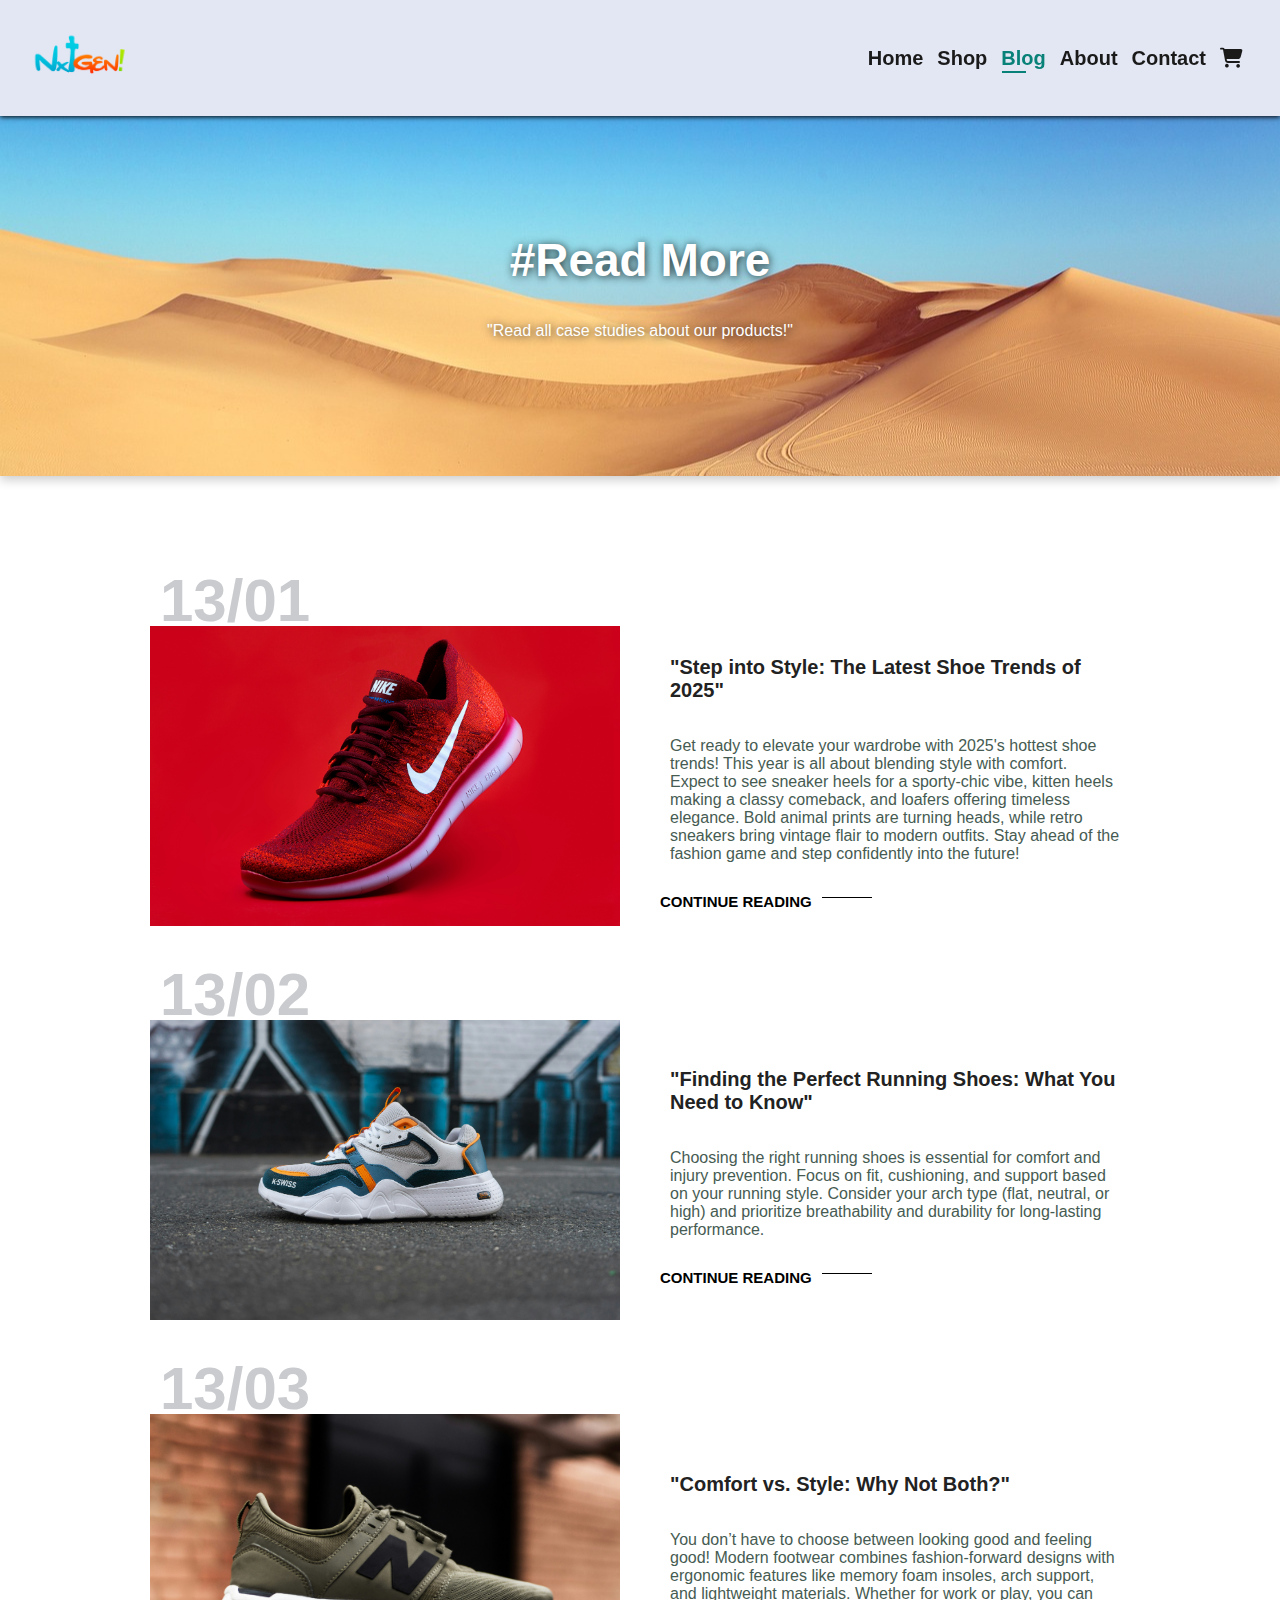
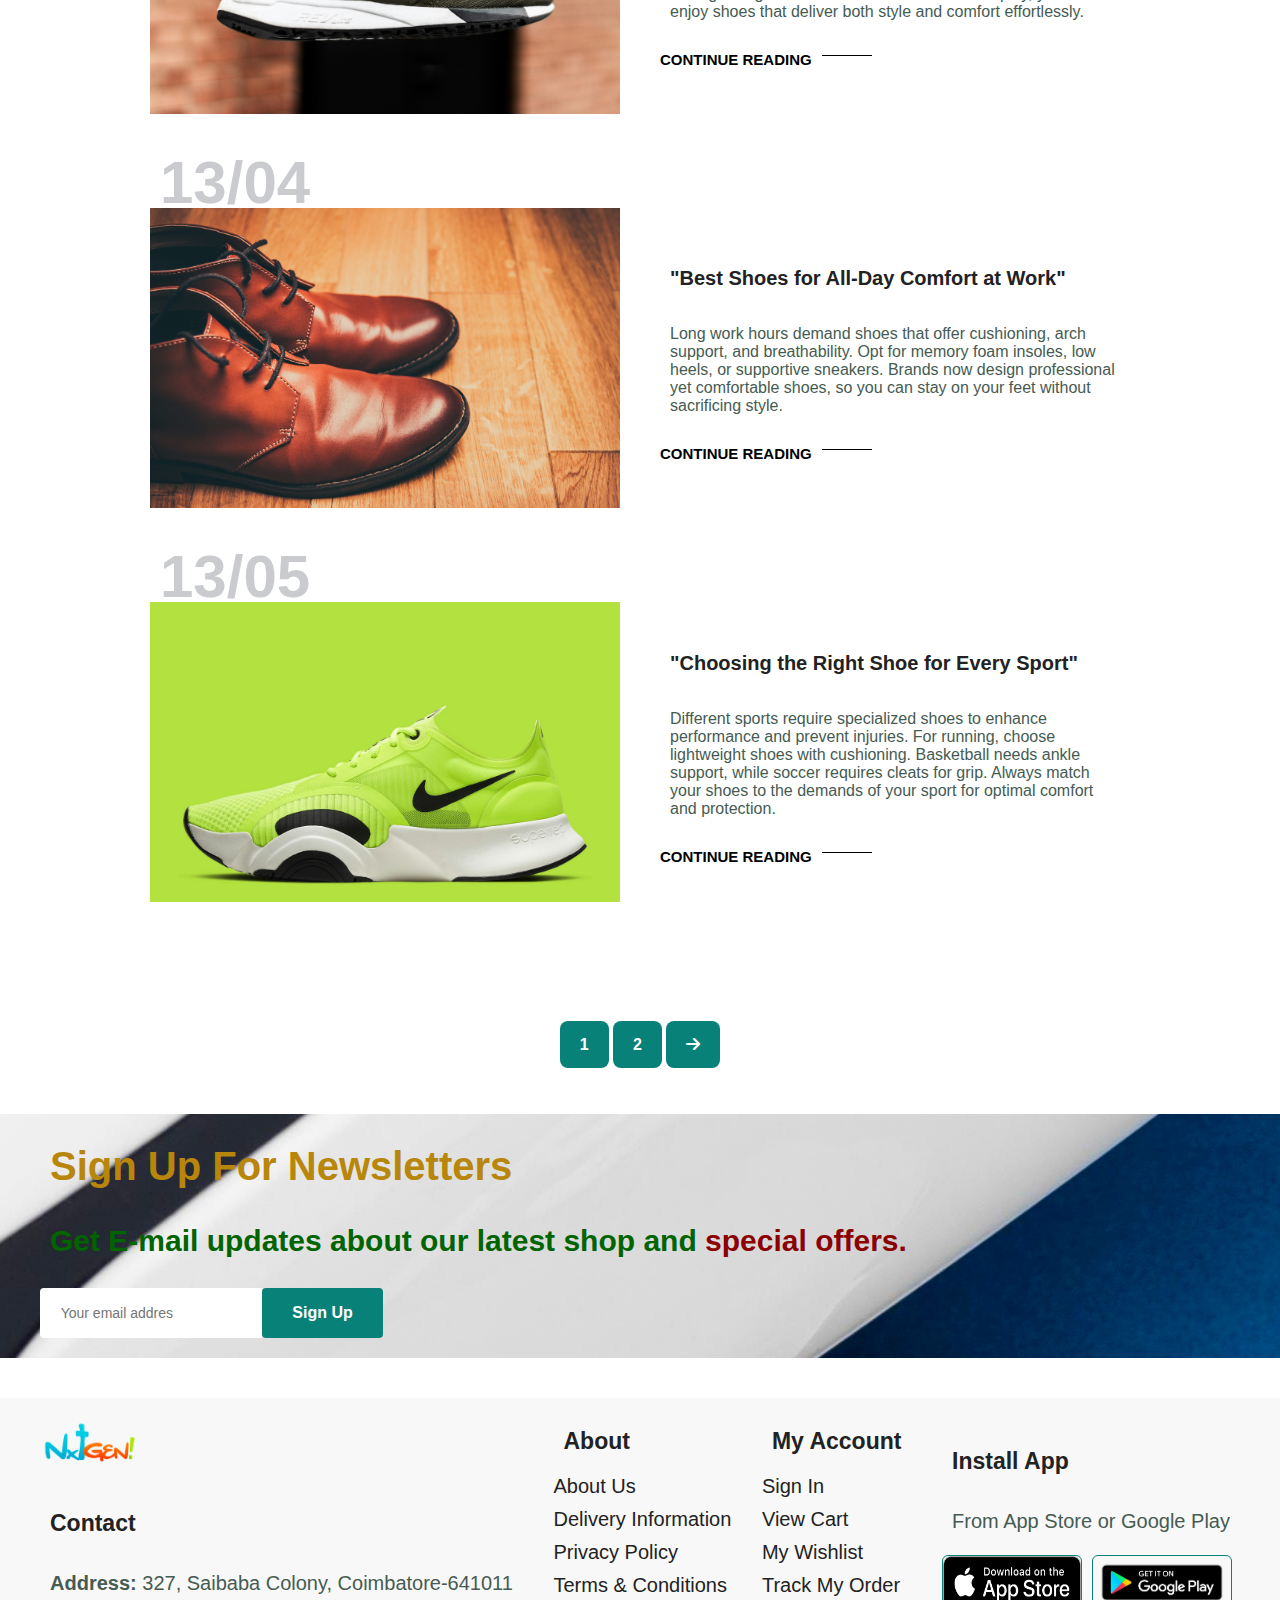
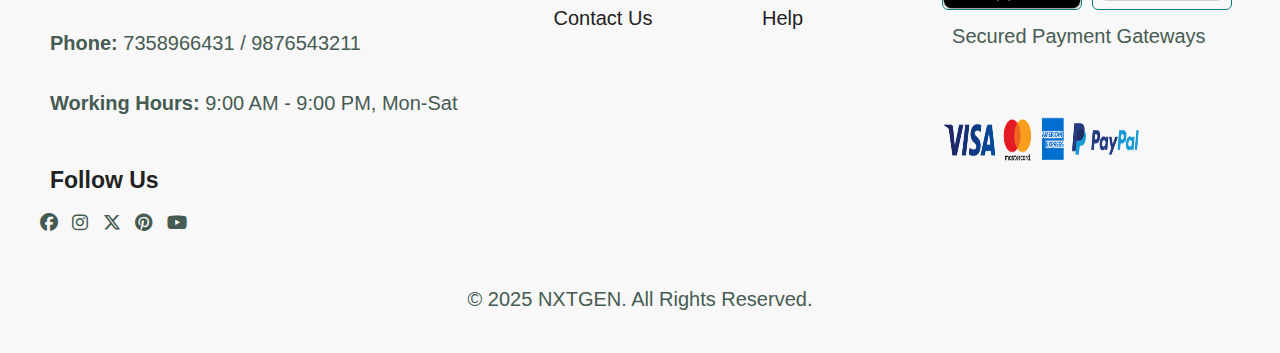
<file: blog.html>
<!DOCTYPE html>
<html lang="en">

<head>
    <meta charset="UTF-8">
    <meta http-equiv="X-UA-Compatible" content="IE=edge">
    <meta name="viewport" content="width=device-width, initial-scale=1.0">
    <title>NxtGen</title>
    <link rel="stylesheet" href="https://cdnjs.cloudflare.com/ajax/libs/font-awesome/6.5.1/css/all.min.css">
    <link rel="stylesheet" href="style.css">

</head>
<body>

<section id="header">
    <a  href="#"><img src="img/LOGO.png" class="logo" width="100px" height="50px" alt=""></a>

    <div>
        <ul id="navbar">
            <li> <a href="index.html"> Home</a></li>
            <li> <a  href="shop.html"> Shop</a></li>
            <li> <a class="active" href="blog.html"> Blog</a></li>
            <li> <a href="about.html "> About</a></li>
            <li> <a href="contact.html">Contact</a></li>
            <li id="lg-bag"> <a href="cart.html"><i class="fa-solid fa-cart-shopping"></i></a></li>
            <a href="#" id="close"><i class="fa-solid fa-xmark"></i></a>
        </ul>
    </div>
    <div id="mobile">
       
         <a href="cart.html"><i class="fa-solid fa-cart-shopping"></i></a>
         <i id="bar" class="fas fa-outdent"></i>
    </div>
</section>

<section id="page-header" class="blog-header">

 
 <h2>#Read More</h2>

 <p>"Read all case studies about our products!"</p>


</section>

<section id="blog">
    <div class="blog-box">
        <div class="blog-img">
            <img src="img/blog/b1.jpg" alt="">
        </div>
        <div class="blog-details">
            <h4>"Step into Style: The Latest Shoe Trends of 2025"</h4>
            <p>Get ready to elevate your wardrobe with 2025's hottest shoe trends! This year is all about blending style with comfort. Expect to see sneaker heels for a sporty-chic vibe, kitten heels making a classy comeback, and loafers offering timeless elegance. Bold animal prints are turning heads, while retro sneakers bring vintage flair to modern outfits.

                Stay ahead of the fashion game and step confidently into the future!</p>
                <a href="#">CONTINUE READING</a>
        </div>
        <h1>13/01</h1>

    </div>
    <div class="blog-box">
        <div class="blog-img">
            <img src="img/blog/b2.jpg" alt="">
        </div>
        <div class="blog-details">
            <h4>"Finding the Perfect Running Shoes: What You Need to Know"</h4>
            <p>Choosing the right running shoes is essential for comfort and injury prevention. Focus on fit, cushioning, and support based on your running style. Consider your arch type (flat, neutral, or high) and prioritize breathability and durability for long-lasting performance.</p>
                <a href="#">CONTINUE READING</a>
        </div>
        <h1>13/02</h1>

    </div> <div class="blog-box">
        <div class="blog-img">
            <img src="img/blog/b3.jpg" alt="">
        </div>
        <div class="blog-details">
            <h4>"Comfort vs. Style: Why Not Both?"</h4>
            <p>You don’t have to choose between looking good and feeling good! Modern footwear combines fashion-forward designs with ergonomic features like memory foam insoles, arch support, and lightweight materials. Whether for work or play, you can enjoy shoes that deliver both style and comfort effortlessly.</p>
                <a href="#">CONTINUE READING</a>
        </div>
        <h1>13/03</h1>

    </div> <div class="blog-box">
        <div class="blog-img">
            <img src="img/blog/b4.jpg" alt="">
        </div>
        <div class="blog-details">
            <h4>"Best Shoes for All-Day Comfort at Work"</h4>
            <p>Long work hours demand shoes that offer cushioning, arch support, and breathability. Opt for memory foam insoles, low heels, or supportive sneakers. Brands now design professional yet comfortable shoes, so you can stay on your feet without sacrificing style.</p>
                <a href="#">CONTINUE READING</a>
        </div>
        <h1>13/04</h1>

    </div> <div class="blog-box">
        <div class="blog-img">
            <img src="img/blog/b5.jpg" alt="">
        </div>
        <div class="blog-details">
            <h4>"Choosing the Right Shoe for Every Sport"</h4>
            <p>Different sports require specialized shoes to enhance performance and prevent injuries. For running, choose lightweight shoes with cushioning. Basketball needs ankle support, while soccer requires cleats for grip. Always match your shoes to the demands of your sport for optimal comfort and protection.</p>
                <a href="#">CONTINUE READING</a>
        </div>
        <h1>13/05</h1>

    </div>
</section>

<section id="pagination" class="section-p1">
    <a href="#">1</a>
    <a href="#">2</a>
    <a href="#"><i class="fa-solid fa-arrow-right"></i></a>

    </section>

    <section id="newsletter" class="section-p1 section-m1">
        <div class="newstext">
        <h4>Sign Up For Newsletters</h4>
        <p>Get E-mail updates about our latest shop and <span>special offers.</span></p>
    </div>
    <div class="form">
        <input type="text" placeholder="Your email addres">
        <button class="normal">Sign Up</button>
    </div>


    </section>

    <footer class="section-p1">
        <!-- Contact Section -->
        <div class="col">
            <img class="logo" src="img/LOGO.png" alt="NXTGEN Logo" width="100px" height="50px">
            <h4>Contact</h4>
            <p><strong>Address:</strong> 327, Saibaba Colony, Coimbatore-641011</p>
            <p><strong>Phone:</strong> 7358966431 / 9876543211</p>
            <p><strong>Working Hours:</strong> 9:00 AM - 9:00 PM, Mon-Sat</p>
    
            <!-- Social Media Icons -->
            <div class="follow">
                <h4>Follow Us</h4>
                <div class="icon">
                    <i class="fa-brands fa-facebook"></i>
                    <i class="fa-brands fa-instagram"></i>
                    <i class="fa-brands fa-x-twitter"></i>
                    <i class="fa-brands fa-pinterest"></i>
                    <i class="fa-brands fa-youtube"></i>
                </div>
            </div>
        </div>
    
        <!-- About Section -->
        <div class="col">
            <h4>About</h4>
            <a href="#">About Us</a>
            <a href="#">Delivery Information</a>
            <a href="#">Privacy Policy</a>
            <a href="#">Terms & Conditions</a>
            <a href="#">Contact Us</a>
        </div>
    
        <!-- My Account Section -->
        <div class="col">
            <h4>My Account</h4>
            <a href="#">Sign In</a>
            <a href="#">View Cart</a>
            <a href="#">My Wishlist</a>
            <a href="#">Track My Order</a>
            <a href="#">Help</a>
        </div>
    
        <!-- Install App Section -->
        <div class="col install">
            <h4>Install App</h4>
            <p>From App Store or Google Play</p>
            <div class="row">
                <img src="img/Pay/APP1.png" alt="App Store">
                <img src="img/Pay/APP2.png" alt="Google Play">
            </div>
            <p>Secured Payment Gateways</p>
            <div class="payment-icons">
                <img src="img/Pay/App3.png" alt="Payment Methods">
            </div>
        </div>
    
        <!-- Copyright Section -->
        <div class="copyright">
            <p>© 2025 NXTGEN. All Rights Reserved.</p>
        </div>
    </footer>

    <script src="script.js"></script>
</body>
</html>
</file>
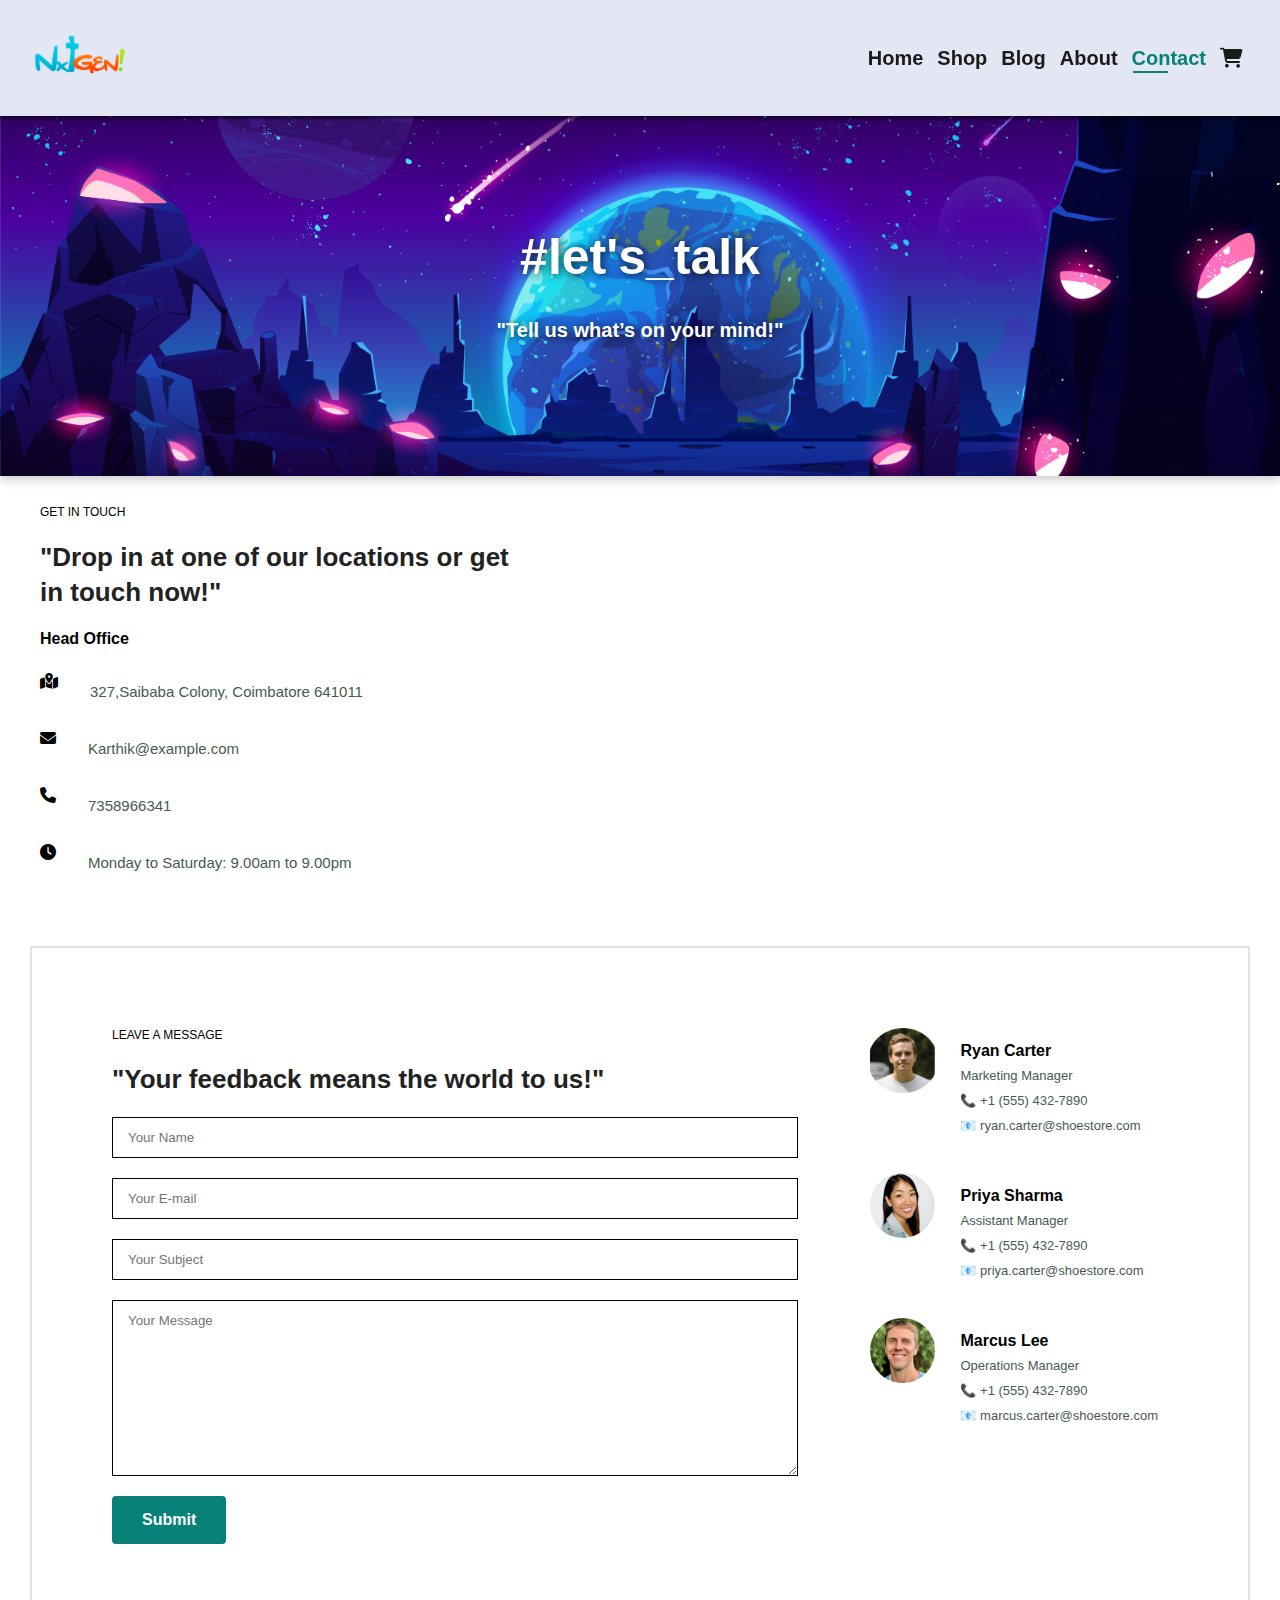
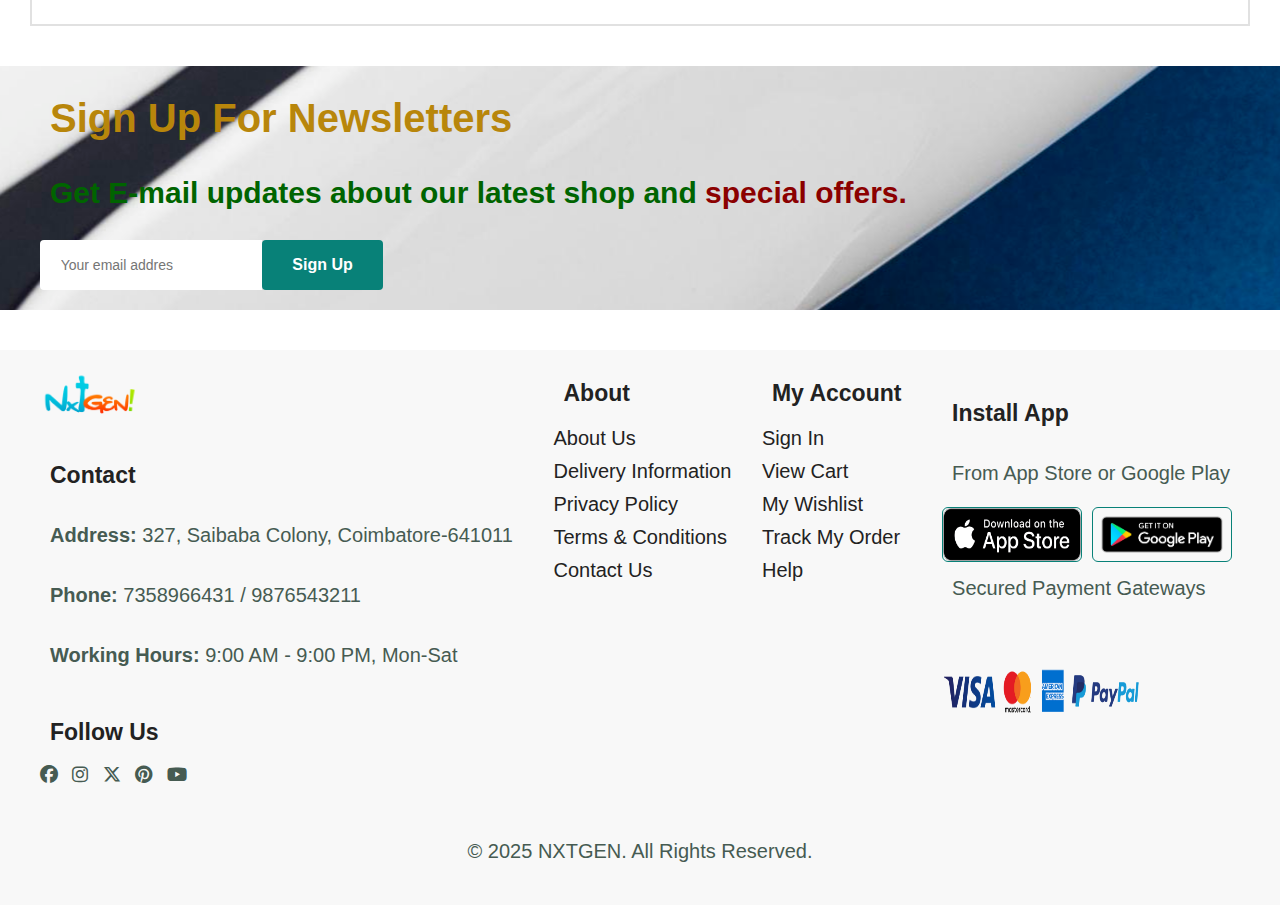
<file: contact.html>
<!DOCTYPE html>
<html lang="en">

<head>
    <meta charset="UTF-8">
    <meta http-equiv="X-UA-Compatible" content="IE=edge">
    <meta name="viewport" content="width=device-width, initial-scale=1.0">
    <title>NxtGen</title>
    <link rel="stylesheet" href="https://cdnjs.cloudflare.com/ajax/libs/font-awesome/6.5.1/css/all.min.css">
    <link rel="stylesheet" href="style.css">

</head>
<body>

<section id="header">
    <a  href="#"><img src="img/LOGO.png" class="logo" width="100px" height="50px" alt=""></a>

    <div>
        <ul id="navbar">
            <li> <a href="index.html"> Home</a></li>
            <li> <a  href="shop.html"> Shop</a></li>
            <li> <a  href="blog.html"> Blog</a></li>
            <li> <a  href="about.html "> About</a></li>
            <li> <a class="active"href="contact.html">Contact</a></li>
            <li id="lg-bag"> <a href="cart.html"><i class="fa-solid fa-cart-shopping"></i></a></li>
            <a href="#" id="close"><i class="fa-solid fa-xmark"></i></a>
        </ul>
    </div>
    <div id="mobile">
       
         <a href="cart.html"><i class="fa-solid fa-cart-shopping"></i></a>
         <i id="bar" class="fas fa-outdent"></i>
    </div>
</section>

<section id="page-header" class="contact-header">

 <h2>#let's_talk</h2>

 <p>"Tell us what’s on your mind!"</p>

</section>

<section id="contact-details" class="section-p1">
<div class="details">
    <span>GET IN TOUCH</span>
    <h2>"Drop in at one of our locations or get in touch now!"</h2>
    <h3>Head Office</h3>
    <div>
        <li>
            <i class="fa-solid fa-map-location-dot"></i>
            <p>327,Saibaba Colony, Coimbatore 641011</p>
        </li>
        <li>
            <i class="fa-solid fa-envelope"></i>
            <p>Karthik@example.com</p>
        </li>
        <li>
            <i class="fa-solid fa-phone"></i>
            <p>7358966341</p>
        </li>
        <li>
            <i class="fa-solid fa-clock"></i>
            <p>Monday to Saturday: 9.00am to 9.00pm </p>
        </li>
    </div>
</div>
<div class="map">
    <iframe src="https://www.google.com/maps/embed?pb=!1m18!1m12!1m3!1d3916.200827542038!2d76.94168067409076!3d11.023553854588751!2m3!1f0!2f0!3f0!3m2!1i1024!2i768!4f13.1!3m3!1m2!1s0x3ba858e7d35de161%3A0x16b6f28a89acee9a!2sMetco%20Footwear!5e0!3m2!1sen!2sin!4v1740558856632!5m2!1sen!2sin" width="600" height="450" style="border:0;" allowfullscreen="" loading="lazy" referrerpolicy="no-referrer-when-downgrade"></iframe>
    
</div>
</section>

<section id="form-details">
    <form action="">
        <span>LEAVE A MESSAGE</span>
        <h2>"Your feedback means the world to us!"</h2>
        <input type="text" placeholder="Your Name">
        <input type="text" placeholder="Your E-mail">
        <input type="text" placeholder="Your Subject">
        <textarea name="" id="" cols="30" rows="10" placeholder="Your Message"></textarea>
        <button class="normal"> Submit</button>
    </form>
    <div class="people">
        <div>
            <img src="img/people/2.png" alt="">
            <p><span>Ryan Carter</span>Marketing Manager<br>📞 +1 (555) 432-7890 <br>
                📧 ryan.carter@shoestore.com</p>
        </div>
   
    <div>
            <img src="img/people/1.png" alt="">
            <p><span>Priya Sharma</span>Assistant Manager<br>📞 +1 (555) 432-7890 <br>
                📧 priya.carter@shoestore.com</p>
        </div>
        <div>
            <img src="img/people/3.png" alt="">
            <p><span> Marcus Lee</span>Operations Manager<br>📞 +1 (555) 432-7890 <br>
                📧 marcus.carter@shoestore.com</p>
        </div>
    </div>
</section>

<section id="newsletter" class="section-p1 section-m1">
    <div class="newstext">
    <h4>Sign Up For Newsletters</h4>
    <p>Get E-mail updates about our latest shop and <span>special offers.</span></p>
</div>
<div class="form">
    <input type="text" placeholder="Your email addres">
    <button class="normal">Sign Up</button>
</div>


</section>

    <footer class="section-p1">
        <!-- Contact Section -->
        <div class="col">
            <img class="logo" src="img/LOGO.png" alt="NXTGEN Logo" width="100px" height="50px">
            <h4>Contact</h4>
            <p><strong>Address:</strong> 327, Saibaba Colony, Coimbatore-641011</p>
            <p><strong>Phone:</strong> 7358966431 / 9876543211</p>
            <p><strong>Working Hours:</strong> 9:00 AM - 9:00 PM, Mon-Sat</p>
    
            <!-- Social Media Icons -->
            <div class="follow">
                <h4>Follow Us</h4>
                <div class="icon">
                    <i class="fa-brands fa-facebook"></i>
                    <i class="fa-brands fa-instagram"></i>
                    <i class="fa-brands fa-x-twitter"></i>
                    <i class="fa-brands fa-pinterest"></i>
                    <i class="fa-brands fa-youtube"></i>
                </div>
            </div>
        </div>
    
        <!-- About Section -->
        <div class="col">
            <h4>About</h4>
            <a href="#">About Us</a>
            <a href="#">Delivery Information</a>
            <a href="#">Privacy Policy</a>
            <a href="#">Terms & Conditions</a>
            <a href="#">Contact Us</a>
        </div>
    
        <!-- My Account Section -->
        <div class="col">
            <h4>My Account</h4>
            <a href="#">Sign In</a>
            <a href="#">View Cart</a>
            <a href="#">My Wishlist</a>
            <a href="#">Track My Order</a>
            <a href="#">Help</a>
        </div>
    
        <!-- Install App Section -->
        <div class="col install">
            <h4>Install App</h4>
            <p>From App Store or Google Play</p>
            <div class="row">
                <img src="img/Pay/APP1.png" alt="App Store">
                <img src="img/Pay/APP2.png" alt="Google Play">
            </div>
            <p>Secured Payment Gateways</p>
            <div class="payment-icons">
                <img src="img/Pay/App3.png" alt="Payment Methods">
            </div>
        </div>
    
        <!-- Copyright Section -->
        <div class="copyright">
            <p>© 2025 NXTGEN. All Rights Reserved.</p>
        </div>
    </footer>

    <script src="script.js"></script>
</body>
</html>
</file>
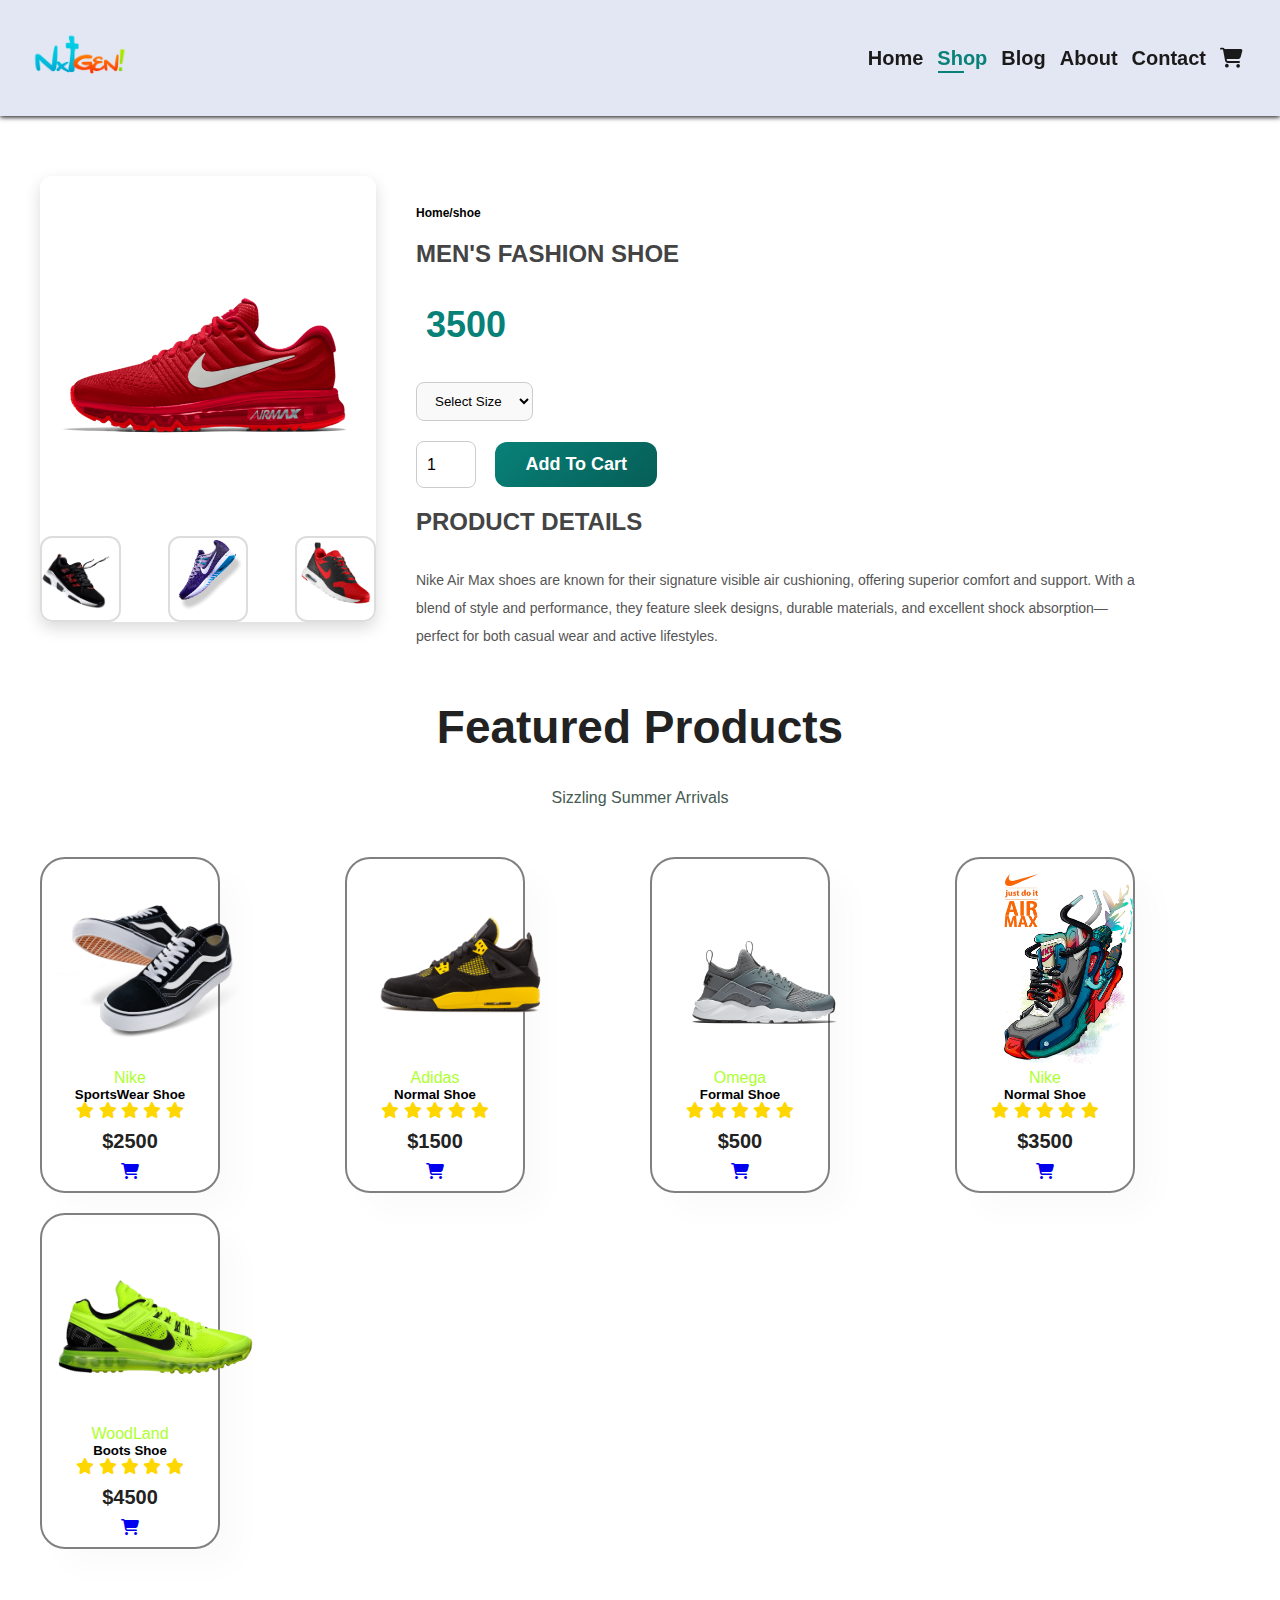
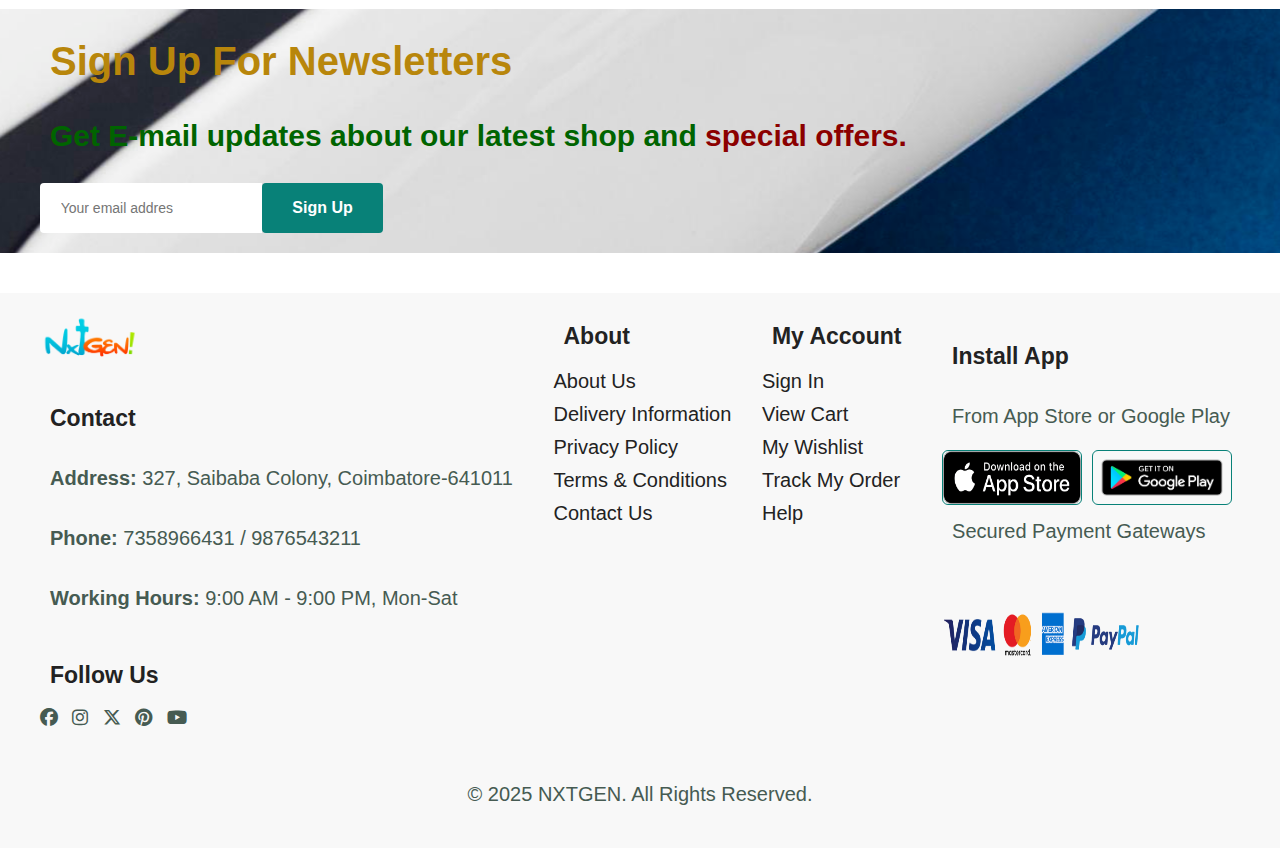
<file: sproduct.html>
<!DOCTYPE html>
<html lang="en">

<head>
    <meta charset="UTF-8">
    <meta http-equiv="X-UA-Compatible" content="IE=edge">
    <meta name="viewport" content="width=device-width, initial-scale=1.0">
    <title>NxtGen</title>
    <link rel="stylesheet" href="https://cdnjs.cloudflare.com/ajax/libs/font-awesome/6.5.1/css/all.min.css">
    <link rel="stylesheet" href="style.css">

</head>
<body>


<section id="header">
    <a  href="#"><img src="img/LOGO.png" class="logo" width="100px" height="50px" alt=""></a>

    <div>
        <ul id="navbar">
            <li> <a href="index.html"> Home</a></li>
            <li> <a class="active" href="shop.html"> Shop</a></li>
            <li> <a href="blog.html"> Blog</a></li>
            <li> <a href="about.html "> About</a></li>
            <li> <a href="contact.html">Contact</a></li>
            <li id="lg-bag"> <a href="cart.html"><i class="fa-solid fa-cart-shopping"></i></a></li>
            <a href="#" id="close"><i class="fa-solid fa-xmark"></i></a>
        </ul>
    </div>
    <div id="mobile">
       
         <a href="cart.html"><i class="fa-solid fa-cart-shopping"></i></a>
         <i id="bar" class="fas fa-outdent"></i>
    </div>
</section>
<section id="prodetails" class="section-p1">
    <div class="single-pro-image">
        <img src="img/Products/p3/s/s1.png" width="100%" id="mainimg"  alt="">
        <div class="small-img-group">
            <div class="small-img-col">
                <img src="img/Products/p3/s/s2.png" width="100%" class="small-img" alt="">
            </div>
            <div class="small-img-col">
                <img src="img/Products/p3/s/s3.png" width="100%" class="small-img" alt="">
            </div><div class="small-img-col">
                <img src="img/Products/p3/s/s4.png" width="100%" class="small-img" alt="">
            </div>
        </div>
    </div>
    <div class="single-pro-details">
        <h6>Home/shoe</h6>
        <h4>Men's Fashion Shoe</h4>
        <h2>3500</h2>
        <select>
            <option>Select Size</option>
            <option>6</option>
            <option>7</option>
            <option>8</option>
            <option>9</option>
            <option>10</option>
        </select>
        <input type="number" value="1">
        <button class="normal">Add To Cart</button>
        <h4>Product Details</h4>
        <span>Nike Air Max shoes are known for their signature visible air cushioning, offering superior comfort and support. With a blend of style and performance, they feature sleek designs, durable materials, and excellent shock absorption—perfect for both casual wear and active lifestyles.</span>
    </div>
</section>
<section id="product1" class="section-p1">
    <h2>Featured Products</h2>
    <p>Sizzling Summer Arrivals</p>
    <div class="pro-container">
        <div class="pro">
            <img src="img/Products/P2/a1.png" alt="">
            <div class="des" >
                <span style="color:greenyellow;">Nike</span>
                <h5>SportsWear Shoe</h5>
                <div class="star">
                    <i class="fas fa-star"></i>
                    <i class="fas fa-star"></i>
                    <i class="fas fa-star"></i>
                    <i class="fas fa-star"></i>
                    <i class="fas fa-star"></i>
                </div>
                <h4>$2500</h4>
            </div>
            <a href="#"><i class="fa-solid fa-cart-shopping"></i></a>
        </div>
        <div class="pro">
            <img src="img/Products/P2/a2.png" alt="">
            <div class="des" >
                <span style="color:greenyellow;">Adidas</span>
                <h5>Normal Shoe</h5>
                <div class="star">
                    <i class="fas fa-star"></i>
                    <i class="fas fa-star"></i>
                    <i class="fas fa-star"></i>
                    <i class="fas fa-star"></i>
                    <i class="fas fa-star"></i>
                </div>
                <h4>$1500</h4>
            </div>
            <a href="#"><i class="fa-solid fa-cart-shopping"></i></a>
        </div>
        <div class="pro">
            <img src="img/Products/P2/a3.png" alt="">
            <div class="des" >
                <span style="color:greenyellow;">Omega</span>
                <h5>Formal Shoe</h5>
                <div class="star">
                    <i class="fas fa-star"></i>
                    <i class="fas fa-star"></i>
                    <i class="fas fa-star"></i>
                    <i class="fas fa-star"></i>
                    <i class="fas fa-star"></i>
                </div>
                <h4>$500</h4>
            </div>
            <a href="#"><i class="fa-solid fa-cart-shopping"></i></a>
        </div>
        <div class="pro">
            <img src="img/Products/P2/a4.png" alt="">
            <div class="des" >
                <span style="color:greenyellow;">Nike</span>
                <h5>Normal Shoe</h5>
                <div class="star">
                    <i class="fas fa-star"></i>
                    <i class="fas fa-star"></i>
                    <i class="fas fa-star"></i>
                    <i class="fas fa-star"></i>
                    <i class="fas fa-star"></i>
                </div>
                <h4>$3500</h4>
            </div>
            <a href="#"><i class="fa-solid fa-cart-shopping"></i></a>
        </div>
        <div class="pro">
            <img src="img/Products/P2/a5.png" alt="">
            <div class="des" >
                <span style="color:greenyellow;">WoodLand</span>
                <h5>Boots Shoe</h5>
                <div class="star">
                    <i class="fas fa-star"></i>
                    <i class="fas fa-star"></i>
                    <i class="fas fa-star"></i>
                    <i class="fas fa-star"></i>
                    <i class="fas fa-star"></i>
                </div>
                <h4>$4500</h4>
            </div>
            <a href="#"><i class="fa-solid fa-cart-shopping"></i></a>
        </div>
        
    </div>
    
    
    
    </section>
   
    
    <section id="newsletter" class="section-p1 section-m1">
        <div class="newstext">
        <h4>Sign Up For Newsletters</h4>
        <p>Get E-mail updates about our latest shop and <span>special offers.</span></p>
    </div>
    <div class="form">
        <input type="text" placeholder="Your email addres">
        <button class="normal">Sign Up</button>
    </div>


    </section>

    <footer class="section-p1">
        <!-- Contact Section -->
        <div class="col">
            <img class="logo" src="img/LOGO.png" alt="NXTGEN Logo" width="100px" height="50px">
            <h4>Contact</h4>
            <p><strong>Address:</strong> 327, Saibaba Colony, Coimbatore-641011</p>
            <p><strong>Phone:</strong> 7358966431 / 9876543211</p>
            <p><strong>Working Hours:</strong> 9:00 AM - 9:00 PM, Mon-Sat</p>
    
            <!-- Social Media Icons -->
            <div class="follow">
                <h4>Follow Us</h4>
                <div class="icon">
                    <i class="fa-brands fa-facebook"></i>
                    <i class="fa-brands fa-instagram"></i>
                    <i class="fa-brands fa-x-twitter"></i>
                    <i class="fa-brands fa-pinterest"></i>
                    <i class="fa-brands fa-youtube"></i>
                </div>
            </div>
        </div>
    
        <!-- About Section -->
        <div class="col">
            <h4>About</h4>
            <a href="#">About Us</a>
            <a href="#">Delivery Information</a>
            <a href="#">Privacy Policy</a>
            <a href="#">Terms & Conditions</a>
            <a href="#">Contact Us</a>
        </div>
    
        <!-- My Account Section -->
        <div class="col">
            <h4>My Account</h4>
            <a href="#">Sign In</a>
            <a href="#">View Cart</a>
            <a href="#">My Wishlist</a>
            <a href="#">Track My Order</a>
            <a href="#">Help</a>
        </div>
    
        <!-- Install App Section -->
        <div class="col install">
            <h4>Install App</h4>
            <p>From App Store or Google Play</p>
            <div class="row">
                <img src="img/Pay/APP1.png" alt="App Store">
                <img src="img/Pay/APP2.png" alt="Google Play">
            </div>
            <p>Secured Payment Gateways</p>
            <div class="payment-icons">
                <img src="img/Pay/App3.png" alt="Payment Methods">
            </div>
        </div>
    
        <!-- Copyright Section -->
        <div class="copyright">
            <p>© 2025 NXTGEN. All Rights Reserved.</p>
        </div>
    </footer>
    <script>
        var MainImg=document.getElementById("mainimg");
        var smallimg=document.getElementsByClassName("small-img");

        smallimg[0].onclick=function(){
            MainImg.src=smallimg[0].src;
        
        }
        smallimg[1].onclick=function(){
            MainImg.src=smallimg[1].src;
        
        }
         smallimg[2].onclick=function(){
            MainImg.src=smallimg[2].src;
        
        }
         smallimg[3].onclick=function(){
            MainImg.src=smallimg[3].src;
        
        }

    </script>

    <script src="script.js"></script>
</body>
</html>
</file>
<file: style.css>
@import url('https://fonts.googleapis.com/css2?family=League+Spartan:wght@100..900&display=swap');
*{
    margin: 0;
    padding: 0;
    box-sizing: border-box;
    font-family: 'spartan', sans-serif;
}
h1{
    font-size: 3rem;
    line-height: 10px;
    color:#222;
    padding: 10px;
}
h2{
    font-size: 46px;
    line-height: 54px;
    color:#222;
    padding: 10px;
}
h4{
    font-size: 20px;
    color:#222;
    padding: 10px;
}
h6{
    font-weight: 700;
    font-size: 12px;
}

p{
    font-size: 16px;
    color: #465b52;
    margin: 15px 0 20px 0;
    padding: 10px;
}
.section-p1{
    padding: 20px 40px;
}
.section-m1{
    margin: 40px 0;
}
button.normal{
    padding: 15px 30px;
    font-size: 1rem;
    font-weight: 600;
    color: black;
    background-color: white;
    border-radius: 4px;
    cursor: pointer;
    border: none;
    outline: none;
    transition: 0.2s;

}
button.white{
    padding: 13px 20px;
    font-size: 1rem;
    font-weight: 600;
    color: white;
    background-color: transparent;
    
    cursor: pointer;
  border: 1px solid white;
    outline: none;
    transition: 0.2s;

}
body{
    width: 100%;
}

.logo {
    max-width: 100%;
    height: auto;
}

/*Header*/

#header{
    display: flex;
    align-items: center;
    justify-content: space-between;
    padding: 30px 30px;
    background: #E3E6F3;
    box-shadow: 0 1px 5px rgb(0, 0,0.06);
    z-index: 999;
    position: sticky;
    top: 0;
    left: 0;
}
#hero h1 {
    font-size: 2.5rem;
}
#navbar{
    display: flex;
    align-items: center;
    justify-content: center;
}
#navbar li{
    list-style: none;
    padding: 0 7px;
    position: relative;
}
#navbar li a{
    text-decoration: none;
    font-size: 20px;
    font-weight: 550;
    color: #1a1a1a;
    transition: 0.3s ease;
}
#navbar li a:hover,
#navbar li a.active{
    color: #088178;
}
#navbar li a.active::after,
#navbar li a:hover::after{
    content: "";
    width: 40%;
    height: 2px;
    background: #088178;
    position: absolute;
    bottom: -3px;
    left: 8px;

}

#mobile{
    display: none;
    align-items: center;
}
#close{
    display: none;
}

/*Home Page*/
#hero{
    background-image: url("img/hero4.jpg");
    height: 90vh;
    width: 100%;
    background-size: cover;
    background-position: center top;
    padding: 0 50px;
    display: flex;
    flex-direction: column;
    align-items: flex-start;
    justify-content: center;
}
#hero h4{
    color:white;
font-size: 200%;
}
#hero h2{
color: white;
font-size: 350%;
}
#hero p{
    color:skyblue;
    font-size: 100%;
}
#hero h1{
    font-size: 400%;
    color:green;
}
#hero button{
    background-image: url(img/button.png);
    background-color:transparent;
    color:white;
    border: 0;
    padding: 10px 20px; 
    font-size: 16px;
    cursor: pointer;
    background-size: cover; 
    background-position: center;
    background-repeat: no-repeat;
    
}

#feature .fe-box{
    width: 180px;
    text-align: center;
    padding: 10px 5px;
    box-shadow: 10px 10px  24px rgba(0,0, 0,0.03);
    border: 2px solid #cce7d0;
    border-radius: 4px;
    margin: 15px 0;
    background-color: white;
    transition: box-shadow 0.3s ease-in-out;
    
}
#feature{
    display: flex;
    gap: 20px;
    justify-content: space-between;
    flex-wrap: wrap;
}
#feature .fe-box:hover{
box-shadow: 1px 1px 54px rgba(104, 98, 218, 0.4);

}
#feature .fe-box img{
    max-width: 100%;
    height: 120px; /* Consistent image size */
    object-fit: contain;
}

#feature .fe-box h6{
    margin-top: 10px;
    font-size: 16px;
    color: #088178;
    background-color: lightgreen;
    padding: 8px;
    border-radius: 4px;
}

#feature .fe-box h6:nth-child(2){
    background-color: sandybrown;
}

#product1{
text-align: center;
}


#product1 .pro-container{
        display: grid;
        justify-content: space-between;
        padding-top: 20px;
        flex-wrap: wrap;
        grid-template-columns: repeat(auto-fit, minmax(250px, 1fr));
        gap: 20px; /* Adjust this value for the desired spacing */
    }
    
    
#product1 .pro{
    width: calc(100% / 6);
    min-width: 180px;
    padding: 10px 12px;
    border: 2px solid gray;
    border-radius: 25px;
    cursor: pointer;
    box-shadow: 20px 20px 30px rgba(0, 0, 0, 0.02);
    transition: all 0.3s ease-in-out;
}
#product1 .pro:hover {
    transform: scale(1.05); /* Slight zoom effect */
    box-shadow: 10px 10px 40px rgba(0, 0, 0, 0.15); /* Stronger shadow */
    border-color: black; /* Optional: Change border color */
}

#product1 .pro img{
    border-radius: 20px;
    transition: all 0.3s ease-in-out;
    width: 200px; /* Set the desired image width */
    height: 200px; /* Set the desired image height */
    object-fit: contain; /* Ensure images maintain their aspect ratio */
    display: block; /* Removes any extra space around images */
    margin: 0 auto; 
}
#product1 .pro:hover img {
    filter: brightness(90%); /* Slightly darken the image */
}
.star i {
    color: gold; /* Yellow stars */
    font-size: 16px;
}

#banner{
    display: flex;
    flex-direction: column;
    justify-content: center;
    align-items: center;
    text-align: center;
    background-image: url(img/banner/b2.jpg);
    width: 100%;
    height: 40vh;
    background-size: cover;
    background-position: center;
}
#banner h4{
    color: white;
    font-size: 16px;
}
#banner h2{
    color: white;
    font-size: 30px;
    padding: 10px 0;
}
#banner h2 span{
    color: red;
   
}
#banner button:hover{
    background-color: #088178;
    color: #fff;
}
#sm-banner{
     display: flex;
     justify-content: space-between;
     flex-wrap: wrap;
}

#sm-banner .banner-box{
    flex: 1;
    display: flex;
    flex-direction: column;
    justify-content: center;
    align-items: flex-start;
    background-image: url(img/banner/b3.jpg);
   min-width: 580px;
    height: 50vh;
    background-size: cover;
    background-position: center;
    margin: 0 10px;
    padding: 30px;

}
#sm-banner .banner-box2{
    background-image: url(img/banner/b4.jpg);
}
#sm-banner h4{
    color: white;
    font-size:30px;
    font-weight: 300;
}
#sm-banner h2{
    color: white;
    font-size:28 px;
    font-weight:800;
}
#sm-banner span{
    color: yellowgreen;
    font-size:20 px;
    font-weight:800;
    padding-bottom: 15px;
}
#sm-banner .banner-box:hover button{
    background: #088178;
    border: 1px solid #088178;
    
}
#banner3{
    display: flex;
    justify-content: space-between;
  flex-wrap: wrap;
  padding: o 80px;
}
#banner3 .banner-box{
    flex: 1;
    display: flex;
    flex-direction: column;
    justify-content: center;
    align-items: flex-start;
    background-image: url(img/banner/b5.jpg);
   min-width:30%;
    height: 30vh;
    background-size: cover;
    background-position: center;
    margin: 0 10px;
    padding: 20px;
    margin-bottom: 20px;
}
#banner3 .banner-box2{
    background-image: url(img/banner/b6.jpg);
}
#banner3 .banner-box3{
    background-image: url(img/banner/b7.jpg);
}
#banner3 h2{
    color: white;
    font-weight: 900;
    font-size: 30px;
}
#banner3 h3{
    color: red;
    font-weight: 800;
    font-size: 20px;
}
#newsletter{
    display: flex;
    justify-content: space-between;
    flex-wrap: wrap;
    align-items: center;
    background-image: url(img/banner/b8.jpg);
    background-repeat: no-repeat;
    background-position: 20% 30%;
    background-color: #041e42;
}
#newsletter h4{
    font-size: 40px;
    font-weight: 700;
    color: darkgoldenrod;
}
#newsletter p{
    font-size: 30px;
    font-weight: 600;
    color:darkgreen;
}
#newsletter p span{
   
    color:darkred;
}
#newsletter input{
    height: 3.125rem;
    padding: 0 1.23rem;
    font-size: 14px;
    width: 100%;
    border: 1px solid transparent;
    border-radius: 4px;
    outline: none;
    border-top-right-radius: 0;
    border-bottom-right-radius: 0;

}
#newsletter button{
    background-color: #088178;
    color: white;
    white-space: nowrap;
}


#newsletter .form{
    display: flex;
} 

footer {
    display: flex; /* Aligns columns in a row */
    flex-wrap: wrap; /* Wrap to the next line on small screens */
    justify-content: space-between; /* Space between columns */
    padding: 40px 80px; /* Add padding for better spacing */
    background: #f8f8f8; /* Light background color */
}

/* Footer Columns */
footer .col {
    display: flex; /* Flex for column layout */
    flex-direction: column; /* Align items vertically */
    align-items: flex-start; /* Align items to the left */
    margin-bottom: 20px; /* Space between columns */
}

/* Footer Logo */
footer .logo {
    margin-bottom: 30px; /* Space below the logo */
}

/* Footer Headings */
footer h4 {
    font-size: 23px; /* Small headings */
    padding-bottom: 20px; /* Space below heading */
    font-weight: 600; /* Make headings bold */
}

/* Footer Paragraph */
footer p {
    font-size: 20px; /* Smaller text */
    margin: 0 0 8px 0; /* Margin below paragraph */
    line-height: 1.6; /* Better line spacing */
}

/* Footer Links */
footer a {
    font-size: 20px; /* Match link font size */
    text-decoration: none; /* Remove underline */
    color: #222; /* Dark text */
    margin-bottom: 10px; /* Space between links */
    transition: color 0.3s; /* Smooth hover effect */
}

footer a:hover {
    color: #088178; /* Link hover color */
}

/* Social Media Icons */
footer .follow {
    margin-top: 20px; /* Space above icons */
}

footer .follow i {
    color: #465b52; /* Icon color */
    padding-right: 10px; /* Space between icons */
    cursor: pointer; /* Pointer cursor for icons */
    font-size: 18px; /* Larger icon size */
    transition: color 0.3s; /* Smooth transition */
}

footer .follow i:hover {
    color: #088178; /* Hover effect for icons */
}

/* Install App Section */
footer .install {
    margin-top: 20px; /* Space above install section */
}

footer .install .row {
    display: flex; /* Align images horizontally */
    gap: 10px; /* Space between app store buttons */
}

footer .install .row img {
    width: 140px; /* Set image width */
    border: 1px solid #088178; /* Border around images */
    border-radius: 6px; /* Rounded corners */
    cursor: pointer; /* Clickable images */
}

/* Payment Icons */
footer .payment-icons {
    display: flex;
    gap: 10px; /* Space between payment icons */
    margin-top: 20px; /* Space above payment icons */
}

footer .payment-icons img {
    width: 50px; /* Adjust payment icon size */
}

/* Footer Bottom (Copyright) */
footer .copyright {
    width: 100%;
    text-align: center; /* Center the copyright */
    margin-top: 20px; /* Space above */
    font-size: 12px; /* Small font */
    color: #555; /* Light gray color */
}
footer .install .payment-icons img {
    width: 200px; /* Adjust width as needed */
    height: 80px; /* Maintain aspect ratio */
    margin-top: 10px; /* Add spacing */
}
/* shop page*/
#page-header {
    background-image: url(img/banner/b9.jpg);
    width: 100%;
    height: 40vh;
    background-size: cover;
    background-position: center;
    display: flex;
    justify-content: center;
    align-items: center;
    text-align: center;
    flex-direction: column;
    padding: 40px;
    box-shadow: 0 4px 10px rgba(0, 0, 0, 0.2);
}

#page-header h2, #page-header p {
    color: white;
    text-shadow: 1px 1px 8px rgba(0, 0, 0, 0.8);
}

#pagination {
    text-align: center;
    margin: 20px 0;
}

#pagination a {
    text-decoration: none;
    background-color: #088178;
    padding: 15px 20px;
    border-radius: 8px;
    color: white;
    font-weight: 600;
    transition: background 0.3s ease;
}

#pagination a:hover {
    background-color: #065e57;
}

#pagination a i {
    font-size: 16px;
    font-weight: 600;
}

/* Single Product */

#prodetails {
    display: flex;
    margin-top: 40px;
    gap: 40px;
    align-items: flex-start;
}

#prodetails .single-pro-image {
    width: 28%; /* Reduced size for better fit */
    border-radius: 12px;
    overflow: hidden;
    box-shadow: 0 6px 16px rgba(0, 0, 0, 0.15);
    transition: transform 0.3s ease;
}

#prodetails .single-pro-image:hover {
    transform: scale(1.05);
}

.small-img-group {
    display: flex;
    justify-content: space-between;
    margin-top: 20px;
    gap: 10px;
}

.small-img-col {
    flex-basis: 24%;
    cursor: pointer;
    border: 2px solid #ddd;
    border-radius: 12px;
    transition: border 0.3s ease, transform 0.3s ease;
}

.small-img-col:hover {
    border: 2px solid #088178;
    transform: scale(1.1);
}

#prodetails .single-pro-details {
    width: 60%;
    padding-top: 30px;
}

#prodetails .single-pro-details h4 {
    padding: 20px 0;
    font-size: 24px;
    color: #444;
    text-transform: uppercase;
}

#prodetails .single-pro-details h2 {
    font-size: 36px;
    color: #088178;
    margin-bottom: 20px;
    font-weight: bold;
}

#prodetails .single-pro-details select {
    display: block;
    padding: 10px 14px;
    margin-bottom: 20px;
    border-radius: 8px;
    border: 1px solid #ccc;
    cursor: pointer;
    background-color: #f9f9f9;
}

#prodetails .single-pro-details input {
    width: 60px;
    height: 47px;
    padding-left: 10px;
    font-size: 16px;
    margin-right: 15px;
    border: 1px solid #ccc;
    border-radius: 8px;
}

#prodetails .single-pro-details input:focus {
    outline: none;
    border: 1px solid #088178;
}

#prodetails .single-pro-details button {
    background: linear-gradient(135deg, #088178, #065e57);
    color: white;
    padding: 12px 30px;
    border: none;
    border-radius: 12px;
    font-size: 18px;
    cursor: pointer;
    transition: background 0.3s ease, transform 0.3s ease;
}

#prodetails .single-pro-details button:hover {
    background: linear-gradient(135deg, #065e57, #044e43);
    transform: translateY(-3px);
}

#prodetails .single-pro-details span {
    line-height: 28px;
    color: #555;
    font-size: 14px;
    display: block;
    margin-top: 10px;
}

/*blog page */
#page-header.blog-header{
    background-image: url(img/banner/b10.jpg);
    width: 100%;

}
#blog{
    padding: 150px 150px 0 150px;
}
#blog .blog-box{
    display: flex;
    align-items: center;
    width: 100%;
    position: relative;
    padding-bottom: 90px;
}
#blog .blog-img{
width: 50%;
margin-right: 40px;
}
#blog img{
    width: 100%;
    height: 300px;
    object-fit: cover;

}
#blog .blog-details{
width: 50%;
}
#blog .blog-details a{
    text-decoration: none;
    font-size: 15px;
    color: black;
    font-weight: 700;
    position: relative;
    transition: 0.3s;
}
#blog .blog-details a::after{
    content: "";
    width: 50px;
    height: 1px;
    background-color: black;
    position: absolute;
    top: 4px;
    right: -60px;
}
#blog .blog-details a:hover{
    color: #088178;
}
#blog .blog-details a:hover::after{
    background-color: #088178;

}
#blog .blog-box h1{
    position: absolute;
    top: -40px;
    left: 0;
    font-size: 60px;
    font-weight: 700;
    color: #c9cbce;
    z-index: -9;
} 
/*about page */
#page-header.about-header{
    background-image: url(img/banner/b11.jpg);
    
}
#page-header.about-header h2{
    color: black;
}
#page-header.about-header p{
    color: black;
    font-weight: 700;
}

#about-head img{
    width: 50%;
    height: auto;
}
#about-head{
    display: flex;
    align-items: center;
}
#about-head div{
    padding-left: 40px;
}
#about-app{
    text-align: center;
}
#about-app .video{
    width: 70%;
    height: 100%;
    margin: 30px auto 0 auto;
}
#about-app .video video{
    width: 100%;
    height: 100%;
    border-radius: 20px;
}

/*contact page*/
#page-header.contact-header{
    background-image: url(img/banner/b12.jpg);
    
}
#page-header.contact-header h2{
    font-weight: 800;
    font-size: 50px;
    color: white;
}
#page-header.contact-header p{
    color: white;
    font-size: 20px;
    font-weight: 700;
}

#contact-details{
    display: flex;
    align-items: center;
    justify-content: space-between;
}
#contact-details .details{
    width: 40%;

}
#contact-details .details span,
#form-details form span{
    font-size: 12px;

}
#contact-details .details h2,
#form-details form h2{
    font-size: 26px;
    line-height: 35px;
    padding: 20px 0 ;
}
#contact-details .details h3{
    font-size: 16px;
    padding-bottom: 15px;
}
#contact-details .details li{
    list-style: none;
    display: flex;
    padding: 10px 0;
}
#contact-details .details li i{
    font-size: 16px;
    padding-right: 22px;

}
#contact-details .details li p{
    margin: 0;
    font-size: 15px;
}
#contact-details .map{
    width: 55%;
    height: 400px;
}
#contact-details .map iframe{
    width: 100%;
    height: 100%;
    
}
#form-details{
    display: flex;
    justify-content: space-between;
    margin: 30px;
    padding: 80px;
    border: 2px solid #e1e1e1;
}
#form-details form{
    width: 65%;
    display: flex;
    flex-direction: column;
    align-items: flex-start;
}
#form-details form input,
#form-details form textarea{
    width: 100%;
    padding: 12px 15px;
    outline: none;
    margin-bottom: 20px;
    border: 1px solid black;
}
#form-details form button{
    background-color: #088178;
    color: white;
}
#form-details .people div{
    padding-bottom: 25px;
    display: flex;
    align-items: flex-start;
}
#form-details .people div img{
    width: 65px;
    height: 65px;
    object-fit: cover;
    margin-right: 15px;
}
#form-details .people div p{
    margin: 0;
    font-size: 13px;
    line-height: 25px;
}
#form-details .people div p span{
    display: block;
    font-size: 16px;
    font-weight: 600;
    color: #000;
}
/*cart page*/
#cart{
    overflow-x: auto;
}
#page-header.cart-header{
    background-image: url(img/banner/b13.jpg);
    
}
#page-header.cart-header h2{
    font-weight: 800;
    font-size: 50px;
    color: white;
}
#page-header.cart-header p{
    color: white;
    font-size: 20px;
    font-weight: 700;
}
#cart table{
    width: 100%;
    border-collapse: collapse;
    table-layout: fixed;
    white-space: nowrap;
}
#cart table img{
    width: 70px;
}
#cart table td:nth-child(1){
    width: 100px;
    text-align: center;
}
#cart table td:nth-child(2){
    width: 150px;
    text-align: center;
}
#cart table td:nth-child(3){
    width: 250px;
    text-align: center;
}
#cart table td:nth-child(4){
    width: 150px;
    text-align: center;
}#cart table td:nth-child(5){
    width: 150px;
    text-align: center;
}
#cart table td:nth-child(6){
    width: 150px;
    text-align: center;
}
#cart table td:nth-child(5) input{
    width: 70px;
    padding: 10px 5px 10px 15px;
}
#cart table thead{
    border: 2px solid black;
    border-left: none;
    border-right: none;
} 
#cart table thead td{
    font-weight: 700;
    text-transform: uppercase;
    font-size: 13px;
    padding: 18px 0;
}
#cart table tbody tr td{
    padding-top: 15px;

}
#cart table tbody  td{
    font-size: 13px;

}
#cart-add{
    display: flex;
    flex-wrap: wrap;
    justify-content: space-between;

}
 #coupon{
    width: 50%;
    margin-bottom: 30px;

}
#coupon h3,
#subtotal h3{
    padding-bottom: 15px;

}
#coupon input{
    padding: 10px 20px;
    outline: none;
    width: 60%;
    margin-right: 10px;
    border: 1px solid #000;

}
#coupon button,
#subtotal button{
    background-color: #088178;
    color: white;
    padding: 12px 20px;
}
#subtotal{
    width: 50%;
    margin-bottom: 30px;
    border: 2px solid black;
    padding: 30px;
}

#subtotal table{
    border-collapse: collapse;
    width: 100%;
    margin-bottom: 20px;
}
#subtotal table td{
    width: 50%;
    border: 1px solid black;
    padding: 10px;
    font-size: 13px;
}


















@media (max-width: 768px){
    footer {
        flex-direction: column; /* Stack columns vertically */
        padding: 20px; /* Reduce padding */
    }
    
    footer .col {
        width: 100%; /* Full width for each column */
    }
    
    footer .install .row {
        flex-direction: column; /* Stack app images */
    }
    
    footer .install .row img {
        width: 100%; /* Full width */
    }
    
    footer .payment-icons img {
        width: 40px; 
    }



 @media (max-width: 477px) {
    h2 {
        font-size: 20px;
        
    }
    #hero h2 {
        color: white;
        font-size: 250%;
    }
    #hero h1 {
        font-size: 20px;
    }

/*contact page*/
#contact-details{
    flex-direction: column;

}
#contact-details .details{
    width: 100%;
}
#contact-details .map{
    width: 100%;
}
#form-details{
    margin: 10px;
    padding: 30px 10px;
    flex-wrap: wrap;
}
#form-details form{
    width: 100%;
    margin-bottom: 30px;
}

#header {
            padding: 10px 30px;
        }
        #hero {
    
    padding: 0 20px;
    background-position:55%;
}
h2 {
    font-size: 32px;
    
}
h1 {
    font-size: 20px;
    padding: 10px;
    
}
#hero h1 {
    font-size: 20px;
}
.section-p1 {
    padding: 20px;
}
#feature .fe-box {
    width: 155px;
   margin: 0 0 15px 0;
}
#feature {
    justify-content: space-between;
}
#product1 .pro{
   width: 100%;
}
#banner{
    height: 40vh;
}
#sm-banner .banner-box {
   height: 40vh;
}
#sm-banner .banner-box2{
    margin-top: 20px;
}
#banner3{
    padding: 0 20px;
}
#banner3 h2 {
   
    font-weight: 700;
    font-size: 15px;
}
#newsletter .form{
    width: 100%;
}
#newsletter {
    padding: 40px 20px;
}
footer .copyright{
    text-align: start
}
#prodetails{
    display: flex;
    flex-direction: column;
}
#prodetails .single-pro-image{
    width: 100%;
    margin-right: 0px;
}
#prodetails .single-pro-details{
    width: 100%;
}

    }

    /*cart page*/
    #cart-add{
        
        flex-direction: column;
    }

    #coupon{
        width: 100%;
    }
    #subtotal{
        width: 100%;
        padding: 20px;
    }
    
}
@media (max-width: 799px) {

    #navbar {
        display: flex;
        flex-direction: column;
        align-items: flex-start;
        justify-content: flex-start;
        position: fixed;
        top: 0;
        right: -300px;
        height: 100vh;
        width: 300px;
        background-color: #E3E6F3;
        box-shadow: 0 40px 60px rgba(0, 0, 0, 0.1);
        padding: 80px 0 0 10px;
        transition: 0.3s;
    }
    #navbar.active{
        right: 0px;
    }
    #navbar li{
        margin-bottom: 25px;
    }

    #product1 .pro {
        width: calc(100% / 2); /* 2 products per row on small screens */
    }
    

    #mobile{
        display: flex;
        align-items: center;
    }
    #mobile i{
        color: #1a1a1a;
        font-size: 24px;
        padding-left: 20px;
    }
    #close{
        display: initial;
        position: absolute;
        top: 30px;
        left: 30px;
        color: #222;
        font-size: 24px;
    }
    #lg-bag{
        display: none;
    }
    #hero {
        height: 70vh;
        padding: 0 50px;
        background-position: top 30% right 30%;
        
    }
    #feature {
        justify-content: center;
    }
    #feature .fe-box {
       margin: 15px 15px;
    }
    #product1 .pro-container {
       justify-content: center;
    }
    #product1 .pro {
      margin: 15px;
    }
    #banner {
      height: 20vh;
    }
    #sm-banner .banner-box {
        min-width: 100%;
        height: 30vh;
    }
    #newsletter .form {
       width: 70%;
    }
    footer .install .row img {
        width: 100%;
    }
    /*blog page*/
    #blog{
        padding: 100px 20px 0 20px;
    }
    #blog .blog-box{
        display: flex;
        flex-direction: column;
        align-items: flex-start;

    }
    #blog .blog-img{
        margin-right: 0;
        width: 100%;
        margin-bottom: 20px;
    }
    #blog .blog-details{
        width: 100%;

    }
    /*about page*/
    #about-head{
        flex-direction: column;

    }
    #about-head img{
        width: 100%;
        margin-bottom: 20px;
        
    }
    #about-head div{
        padding-left: 0px;
    }
    #about-app .video{
        width: 100%;
    }

/*contact page */
#form-details{
    padding: 40px;
}
#form-details form{
    width: 50%;
}

}
</file>
